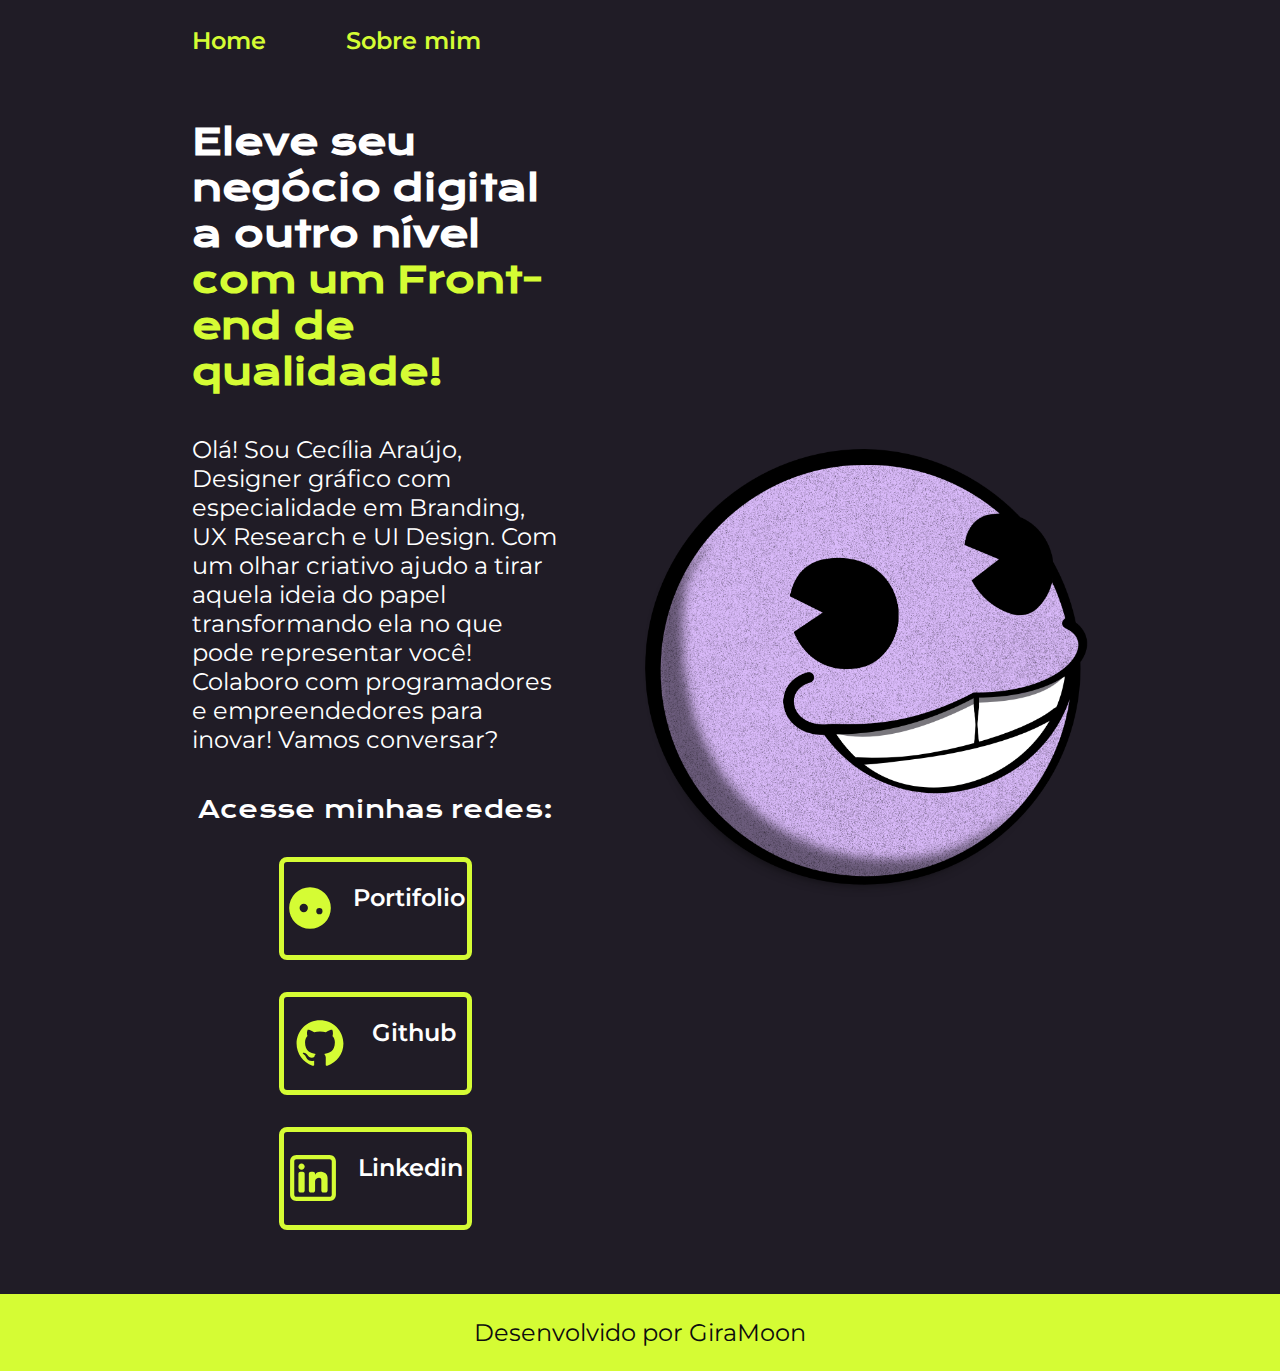
<file: index.html>
<!DOCTYPE html>
<html lang="pt-br">
<head>
    <meta charset="UTF-8">
    <meta name="viewport" content="width=device-width, initial-scale=1.0">
    <link rel="stylesheet" href="/style/style.css">
    <link rel="icon" href="/assets/GiraMoon1.png" type="image/x-icon">
    <title>Portifolio</title>
</head>
<body>
    
    <header class="cabecalho">
        <nav class="cabecalho__menu">
            <a class="cabecalho__menu__link" href="index.html">Home</a>
            <a class="cabecalho__menu__link" href="about.html">Sobre mim</a>
        </nav>
    </header>

    <main class="apresentacao">
            <section class="apresentacao__conteudo">
                <h1 class="apresentacao__conteudo__titulo">Eleve seu negócio digital a outro nível <strong class="titulo-destaque">
                    com um Front-end de qualidade!</strong></h1>
                    <p class="apresentacao__conteudo__texto">Olá! Sou Cecília Araújo,  Designer gráfico com especialidade em Branding, UX Research e UI Design. Com um olhar criativo ajudo a tirar 
                        aquela ideia do papel transformando ela no que pode representar você! 
                        Colaboro com programadores e empreendedores para inovar! Vamos conversar?</p>
            
                        <div class="apresentacao__links">
                            <h2 class="apresentacao__links__subtitulo">Acesse minhas redes:</h2>
                            <a class="apresentacao__links__navegacao" href="https://ceciliaar4ujo.wixsite.com/portfolio" >
                                <img  class="icones" src="assets/moon.svg" alt="">
                                Portifolio</a>
                            <a class="apresentacao__links__navegacao" href="https://github.com/CeciliaAr4">
                                <img class="icones" src="/assets/github.svg" alt="logo github um polvo com um tentaculo levantado">
                                Github</a>
                            <a class="apresentacao__links__navegacao" href="https://www.linkedin.com/in/cecilia-araujocr">
                                <img  class="icones" src="/assets/linkedin.svg" alt="logo com um 'i' e um 'n'">
                                Linkedin</a>
                        </div>
            </section>
            <img class="apresentacao__imagem" src="/assets/GiraMoon1.png" alt="">



            
                    
    </main>

    <footer class="rodape">
        <p>Desenvolvido por GiraMoon</p>
    </footer>
    
</body>
</html>
</file>
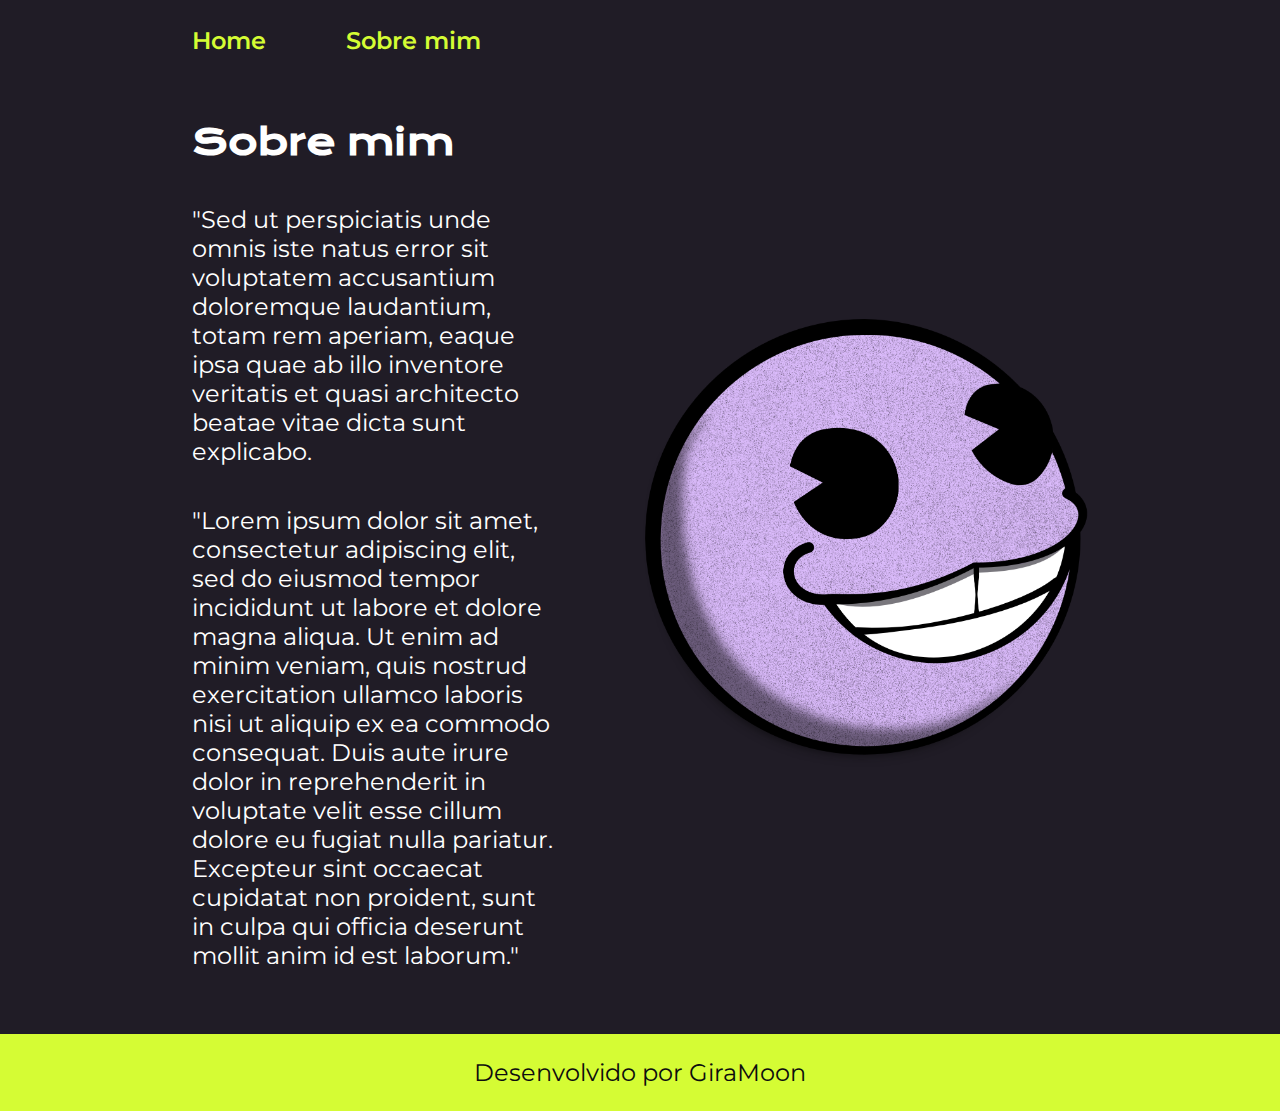
<file: about.html>
<!DOCTYPE html>
<html lang="pt-br">
<head>
    <meta charset="UTF-8">
    <meta name="viewport" content="width=device-width, initial-scale=1.0">
    <title>Sobre mim</title>
    <link rel="stylesheet" href="/style/style.css">
</head>
<body>
    <header class="cabecalho">
        <nav class="cabecalho__menu">
            <a class="cabecalho__menu__link" href="index.html">Home</a>
            <a class="cabecalho__menu__link" href="about.html">Sobre mim</a>
        </nav>
    </header>
    <main class="apresentacao">
        <section class="apresentacao__conteudo">
            <h1 class="apresentacao__conteudo__titulo">Sobre mim</h1>
            <p class="apresentacao__conteudo__texto">"Sed ut perspiciatis unde omnis iste natus error sit voluptatem accusantium doloremque laudantium, totam rem aperiam, eaque ipsa quae ab illo inventore veritatis et quasi architecto
                 beatae vitae dicta sunt explicabo. </p>
            <p class="apresentacao__conteudo__texto">"Lorem ipsum dolor sit amet, consectetur adipiscing elit, sed do eiusmod tempor incididunt ut labore et dolore magna aliqua. Ut enim ad minim veniam, quis nostrud exercitation ullamco 
                laboris nisi ut aliquip ex ea commodo consequat. Duis aute irure dolor in reprehenderit in 
                voluptate velit esse cillum dolore eu fugiat nulla pariatur. Excepteur sint occaecat cupidatat non proident, sunt in culpa qui officia deserunt mollit anim id est laborum."</p>
        </section>
        <img class="apresentacao__imagem" src="/assets/GiraMoon1.png" alt="">
    </main>


    <footer class="rodape">
        <p>Desenvolvido por GiraMoon</p>
    </footer>
    
</body>
</html>
</file>
<file: style/style.css>
@import url('https://fonts.googleapis.com/css2?family=Krona+One&family=Montserrat:ital,wght@0,100..900;1,100..900&display=swap');

:root {
    --cor-primaria: #201C26;
    --cor-secundaria:#0D0D0E; 
    --cor-terciaria: #D5FC34;
    --cor-quarternaria: #ffffff;


    --fonte-primaria: "Krona One", sans-serif;
    --fonte-secundaria: "Montserrat", sans-serif;
    
}



*{
    margin: 0;
    padding: 0;
}

body {
    box-sizing: border-box;
    background-color: var(--cor-primaria);
    color: var(--cor-quarternaria);
}

.cabecalho {
    padding: 2% 0% 0% 15%;
}

.cabecalho__menu {
  display: flex;
  gap: 80px;  
}



.cabecalho__menu__link {
    font-family: var(--fonte-secundaria);
    font-size: 1.5rem;
    font-weight: 600;
    color: var(--cor-terciaria);
    text-decoration: none;
}



.apresentacao {
    padding: 5% 15%;
    display: flex; 
    align-items: center; 
    justify-content: space-between;
    gap: 82px;
}
.apresentacao__conteudo {
    width: 50%;
    display: flex;
    flex-direction: column;
    gap: 40px;
}

.apresentacao__conteudo__titulo {
    font-size: 2.25rem;
    font-family: var(--fonte-primaria);
}

.titulo-destaque {
    color: var(--cor-terciaria);
}


.apresentacao__conteudo__texto {
    font-family: var(--fonte-secundaria);
    font-size: 1.5rem;
}

.apresentacao__links {
    display: flex;
    flex-direction: column;
    justify-content: space-between;
    align-items: center;
    gap: 32px;
}

.apresentacao__links__subtitulo {
    font-family: var(--fonte-primaria);
    font-weight: 400;
    font-size: 1.5rem;
}



.apresentacao__links__navegacao {
    display: flex;
    justify-content: center;
    justify-content: space-evenly;
    gap: 16px;
    border: 5px solid var(--cor-terciaria);
    width: 50%;
    text-align: center;
    border-radius: 8px;
    font-size: 1.5rem;
    font-weight: 600;
    padding: 21.5px 0; 
    font-family: var(--fonte-secundaria);
    text-decoration:none;
    color: var(--cor-quarternaria);
}

.apresentacao__links__link:hover {
    background-color: var(--cor-secundaria);
  }

.icones{
    width: 50px;
    height: 50px;
}



.apresentacao__imagem{
    width: 50%;
    
}

.rodape {
    padding: 24px;
    background-color: var(--cor-terciaria);
    color: var(--cor-secundaria);
    text-align: center;
    font-family: var(--fonte-secundaria);
    font-size: 1.5rem;
    font-weight: 400;

}

@media (max-width: 1200px){

    .cabecalho{
        padding: 14%;
    }

    .cabecalho__menu {
        justify-content: center;
    }

    .apresentacao{
        flex-direction: column-reverse;
        padding: 5%;
    }

    .apresentacao__conteudo {
        width: auto;
    }

}
</file>
